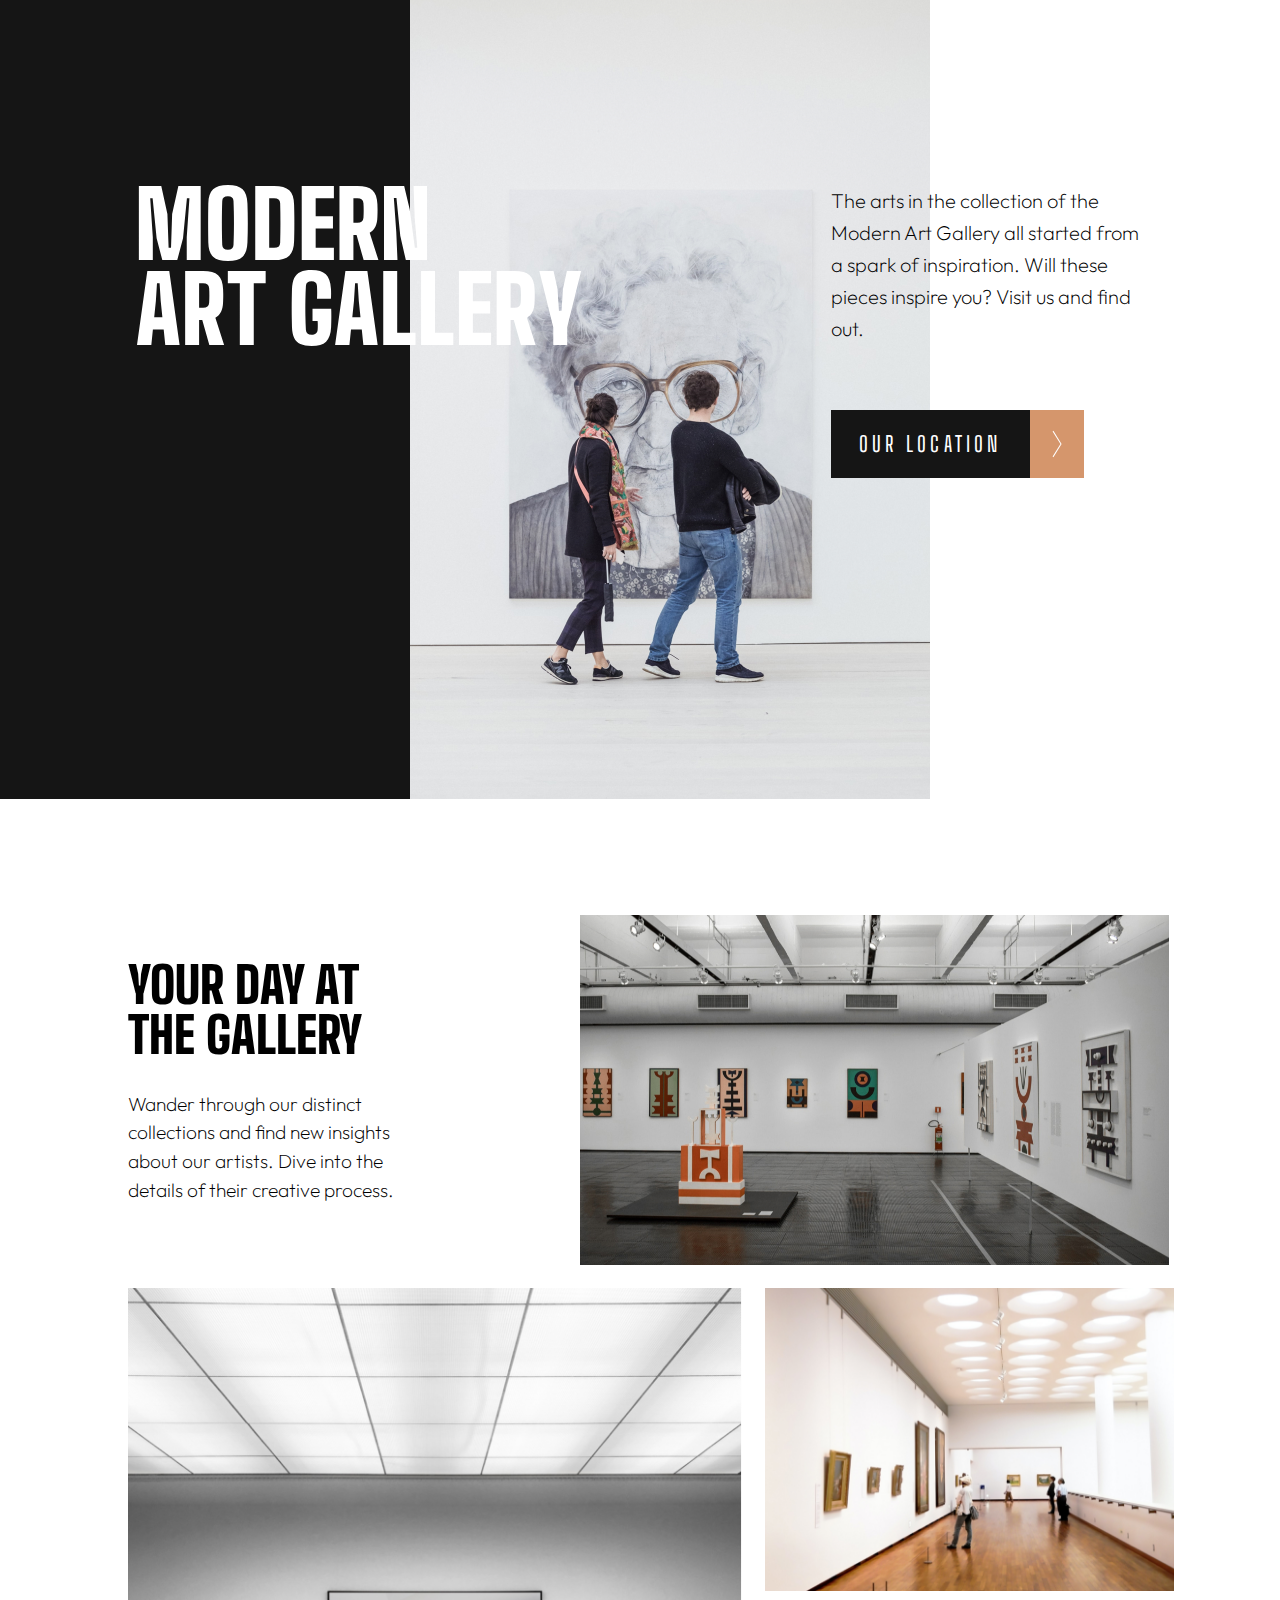
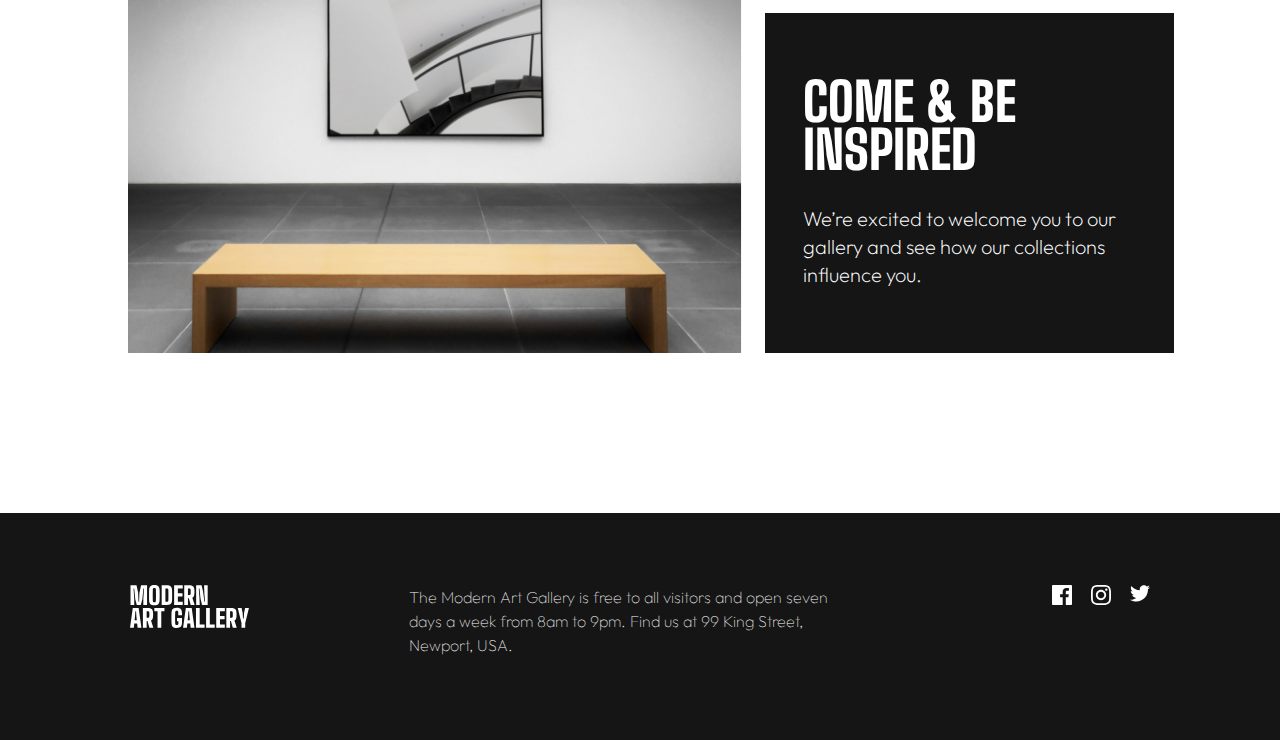
<file: index.html>
<!doctype html>
<html lang="en">
  <head>
    <meta charset="UTF-8" />
    
    <meta name="viewport" content="width=device-width, initial-scale=1.0" />
    <title>Modern Art Gallery</title>
    <link rel="preconnect" href="https://fonts.googleapis.com">
    <link rel="preconnect" href="https://fonts.gstatic.com" crossorigin>
    <link href="https://fonts.googleapis.com/css2?family=Big+Shoulders:opsz,wght@10..72,100..900&family=Outfit:wght@100..900&display=swap" rel="stylesheet">
    <script type="module" crossorigin src="./assets/main-Q0hOgisg.js"></script>
    <link rel="stylesheet" crossorigin href="./assets/main-OX4iAtVE.css">
  </head>
  <body>
    
      <header>
        <div class="decorative"></div>
        <div class="container1">
          <picture >
              <source class="logo" media="(min-width: 1240px)" srcset="./assets/art-gallery-logo-Ml9-K_Zg.svg">
              <img class="logo" src="./assets/art-gallery-logo-b-B-ybGS1N.svg" alt="Logo art gallery">
            </picture>
          <article>
            <p>
              The arts in the collection of the Modern Art Gallery all started from a spark of inspiration. Will these pieces inspire you? Visit us and find out.
            </p>
            <div class="btn_group" >
              <a class="btn" href="location.html">OUR LOCATION</a>
              <a href="location.html"><img class="btn__i" src="data:image/svg+xml,%3csvg%20width='10'%20height='26'%20viewBox='0%200%2010%2026'%20fill='none'%20xmlns='http://www.w3.org/2000/svg'%3e%3cpath%20id='Path%202'%20d='M1%201L9%2013L1%2025'%20stroke='white'/%3e%3c/svg%3e" alt=""></a>
            </div>
          </article>
        </div>
      </header>
    

    <div class="container2">
      <section class="hero">
        <div class="grid-row1">
          <article class="hero__item2">
            <h2> <span class="yd">YOUR DAY</span> AT <span class="tg">THE GALLERY</span> </h2>
            <p>Wander through our distinct collections and find new insights about our artists. Dive into the details of their creative process.</p>
          </article>
          <article class="hero__item1"><img width="400" src="./assets/hero-img1-p7s1LlFf.jpg" alt=""></article>
        </div>
        <div class="grid-row2">
          <article class="hero__item3"><img width="400" src="./assets/hero-img2-sI6aEut_.jpg" alt=""></article>
          <article class="hero__item4"><img width="400" src="./assets/hero-img3-DZPAo9Ij.jpg" alt=""></article>
          <article class="hero__item5">
            <h2>COME & BE INSPIRED</h2>
            <p>We’re excited to welcome you to our gallery and see how our collections<br> influence you.</p>
          </article>
        </div>
      </section>
    </div>

    <footer>
      <a class="logo" href="index.html"><img src="./assets/art-gallery-logo-Ml9-K_Zg.svg" alt=""></a>
      <p>
        The Modern Art Gallery is free to all visitors and open seven days a week from 8am to 9pm. Find us at 99 King Street, Newport, USA.
      </p>

      <nav>
        <ul>
          <li><a href=""><img src="data:image/svg+xml,%3csvg%20width='20'%20height='20'%20viewBox='0%200%2020%2020'%20fill='none'%20xmlns='http://www.w3.org/2000/svg'%3e%3cpath%20id='Path'%20d='M18.8958%200H1.10417C0.494167%200%200%200.494167%200%201.10417V18.8967C0%2019.5058%200.494167%2020%201.10417%2020H10.6833V12.255H8.07667V9.23667H10.6833V7.01083C10.6833%204.4275%2012.2608%203.02083%2014.5658%203.02083C15.67%203.02083%2016.6183%203.10333%2016.895%203.14V5.84L15.2967%205.84083C14.0433%205.84083%2013.8008%206.43667%2013.8008%207.31V9.2375H16.79L16.4008%2012.2558H13.8008V20H18.8975C19.5058%2020%2020%2019.5058%2020%2018.8958V1.10417C20%200.494167%2019.5058%200%2018.8958%200Z'%20fill='white'/%3e%3c/svg%3e" alt=""></a></li>
          <li><a href=""><img src="data:image/svg+xml,%3csvg%20width='20'%20height='20'%20viewBox='0%200%2020%2020'%20fill='none'%20xmlns='http://www.w3.org/2000/svg'%3e%3cpath%20id='Shape'%20fill-rule='evenodd'%20clip-rule='evenodd'%20d='M10%200C7.28417%200%206.94417%200.0116667%205.8775%200.06C2.24583%200.226667%200.2275%202.24167%200.0608333%205.87667C0.0116667%206.94417%200%207.28417%200%2010C0%2012.7158%200.0116667%2013.0567%200.06%2014.1233C0.226667%2017.755%202.24167%2019.7733%205.87667%2019.94C6.94417%2019.9883%207.28417%2020%2010%2020C12.7158%2020%2013.0567%2019.9883%2014.1233%2019.94C17.7517%2019.7733%2019.775%2017.7583%2019.9392%2014.1233C19.9883%2013.0567%2020%2012.7158%2020%2010C20%207.28417%2019.9883%206.94417%2019.94%205.8775C19.7767%202.24917%2017.7592%200.2275%2014.1242%200.0608333C13.0567%200.0116667%2012.7158%200%2010%200ZM10%201.8025C12.67%201.8025%2012.9867%201.8125%2014.0417%201.86083C16.7517%201.98417%2018.0175%203.27%2018.1408%205.96C18.1892%207.01417%2018.1983%207.33083%2018.1983%2010.0008C18.1983%2012.6717%2018.1883%2012.9875%2018.1408%2014.0417C18.0167%2016.7292%2016.7542%2018.0175%2014.0417%2018.1408C12.9867%2018.1892%2012.6717%2018.1992%2010%2018.1992C7.33%2018.1992%207.01333%2018.1892%205.95917%2018.1408C3.2425%2018.0167%201.98333%2016.725%201.86%2014.0408C1.81167%2012.9867%201.80167%2012.6708%201.80167%2010C1.80167%207.33%201.8125%207.01417%201.86%205.95917C1.98417%203.27%203.24667%201.98333%205.95917%201.86C7.01417%201.8125%207.33%201.8025%2010%201.8025ZM4.865%2010C4.865%207.16417%207.16417%204.865%2010%204.865C12.8358%204.865%2015.135%207.16417%2015.135%2010C15.135%2012.8367%2012.8358%2015.1358%2010%2015.1358C7.16417%2015.1358%204.865%2012.8358%204.865%2010ZM10%2013.3333C8.15917%2013.3333%206.66667%2011.8417%206.66667%2010C6.66667%208.15917%208.15917%206.66667%2010%206.66667C11.8408%206.66667%2013.3333%208.15917%2013.3333%2010C13.3333%2011.8417%2011.8408%2013.3333%2010%2013.3333ZM14.1375%204.6625C14.1375%204%2014.675%203.4625%2015.3383%203.4625C16.0008%203.4625%2016.5375%204%2016.5375%204.6625C16.5375%205.325%2016.0008%205.8625%2015.3383%205.8625C14.675%205.8625%2014.1375%205.325%2014.1375%204.6625Z'%20fill='white'/%3e%3c/svg%3e" alt=""></a></li>
          <li><a href=""><img src="data:image/svg+xml,%3csvg%20width='20'%20height='17'%20viewBox='0%200%2020%2017'%20fill='none'%20xmlns='http://www.w3.org/2000/svg'%3e%3cpath%20id='Path'%20d='M20%202.17215C19.2642%202.49882%2018.4733%202.71882%2017.6433%202.81799C18.4908%202.31049%2019.1417%201.50632%2019.4475%200.547986C18.655%201.01799%2017.7767%201.35965%2016.8417%201.54382C16.0942%200.746319%2015.0267%200.247986%2013.8467%200.247986C11.1975%200.247986%209.25083%202.71965%209.84917%205.28549C6.44%205.11465%203.41667%203.48132%201.3925%200.998819C0.3175%202.84299%200.835%205.25549%202.66167%206.47715C1.99%206.45549%201.35667%206.27132%200.804167%205.96382C0.759167%207.86465%202.12167%209.64299%204.095%2010.0388C3.5175%2010.1955%202.885%2010.2322%202.24167%2010.1088C2.76333%2011.7388%204.27833%2012.9247%206.075%2012.958C4.35%2014.3105%202.17667%2014.9147%200%2014.658C1.81583%2015.8222%203.97333%2016.5013%206.29%2016.5013C13.9083%2016.5013%2018.2125%2010.0672%2017.9525%204.29632C18.7542%203.71715%2019.45%202.99465%2020%202.17215Z'%20fill='white'/%3e%3c/svg%3e" alt=""></a></li>
        </ul>
      </nav>



    </footer>
    





  </body>
</html>
</file>
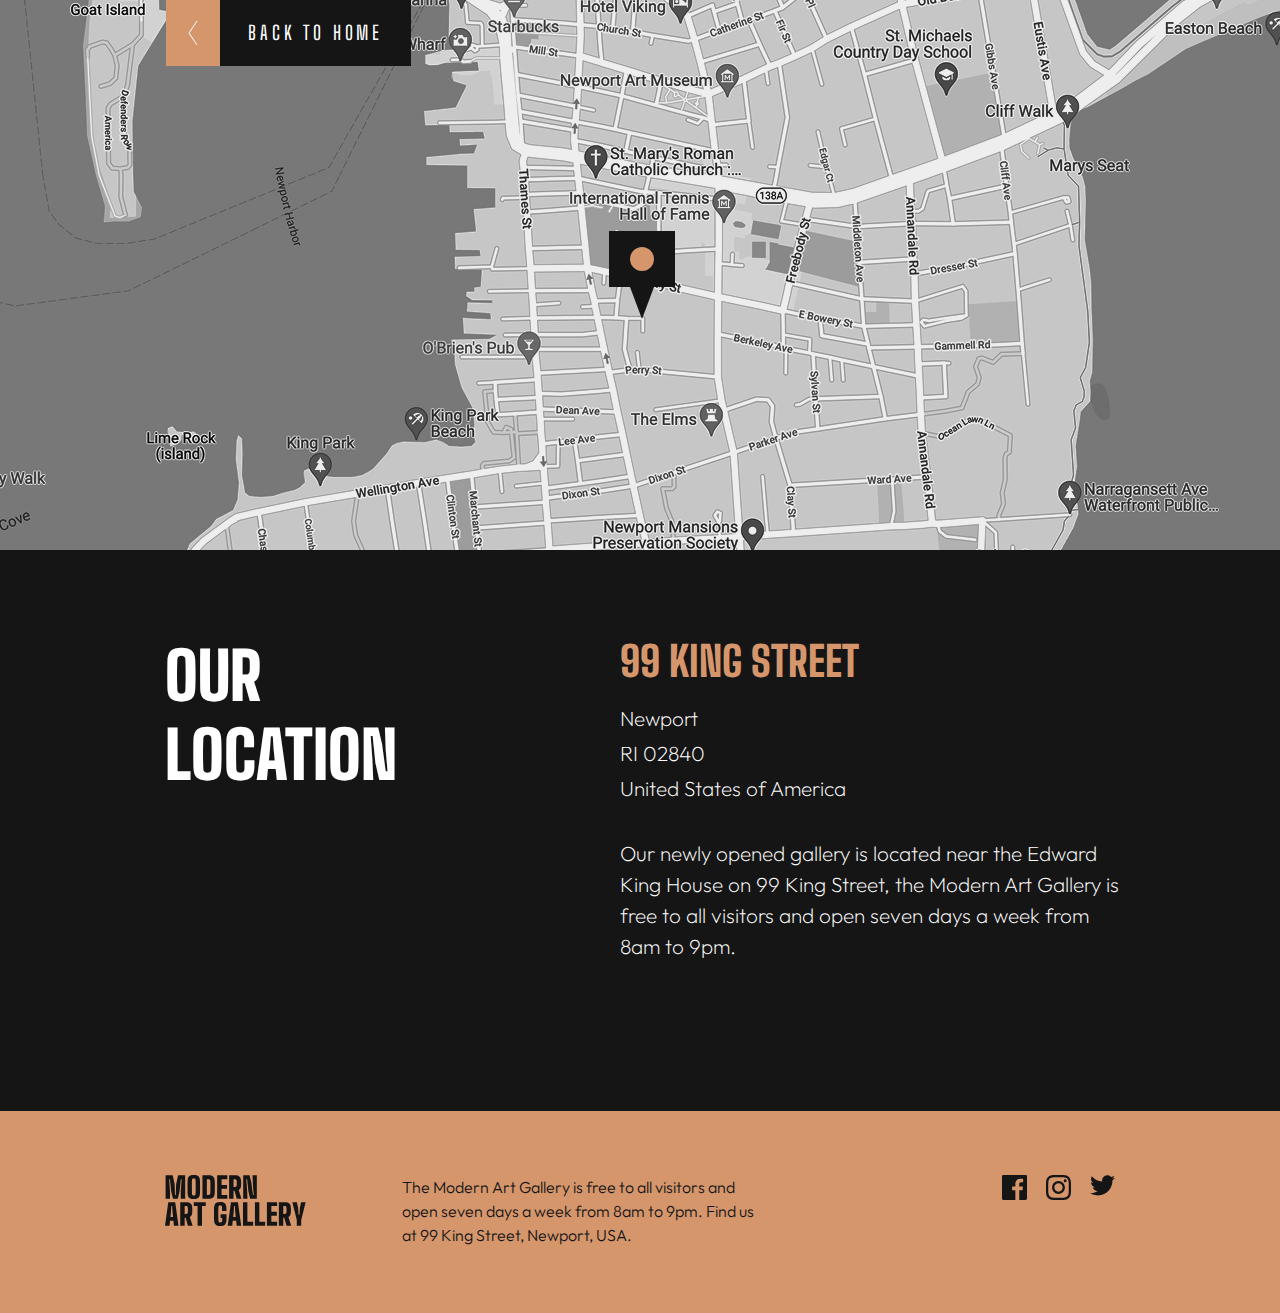
<file: location.html>
<!doctype html>
<html lang="en">
  <head>
    <meta charset="UTF-8" />
    
    <meta name="viewport" content="width=device-width, initial-scale=1.0" />
    <title>Modern Art Gallery</title>
    <link rel="preconnect" href="https://fonts.googleapis.com">
    <link rel="preconnect" href="https://fonts.gstatic.com" crossorigin>
    <link href="https://fonts.googleapis.com/css2?family=Big+Shoulders:opsz,wght@10..72,100..900&family=Outfit:wght@100..900&display=swap" rel="stylesheet">
    <script type="module" crossorigin src="./assets/main-Q0hOgisg.js"></script>
    <link rel="stylesheet" crossorigin href="./assets/main-OX4iAtVE.css">
  </head>
  <body>
    <div class="container3">
    <section class="map">
        <div><a href="index.html"><img class="btn__i" src="data:image/svg+xml,%3csvg%20width='10'%20height='26'%20viewBox='0%200%2010%2026'%20fill='none'%20xmlns='http://www.w3.org/2000/svg'%3e%3cpath%20d='M9%2025L1%2013L9%201'%20stroke='white'/%3e%3c/svg%3e" alt=""></a><a class="btn" href="index.html"> BACK TO HOME</a></div>
        <img class="map__point" src="data:image/svg+xml,%3csvg%20width='66'%20height='88'%20viewBox='0%200%2066%2088'%20fill='none'%20xmlns='http://www.w3.org/2000/svg'%3e%3cg%20id='Group%206'%3e%3cpath%20id='Combined%20Shape'%20fill-rule='evenodd'%20clip-rule='evenodd'%20d='M66%200H0V56H21L33%2088L45%2056H66V0Z'%20fill='%23151515'/%3e%3ccircle%20id='Oval'%20cx='33'%20cy='28'%20r='12'%20fill='%23D5966C'/%3e%3c/g%3e%3c/svg%3e" alt="">
    </section>
    <section class="descript">
        <h1>OUR LOCATION</h1>
        <article>
            <address>
                <h3>99 King Street</h3>
                <p>Newport</p>
                <p>RI 02840</p>
                <p>United States of America</p>
            </address>
            <p>
                Our newly opened gallery is located near the Edward King House on 99 King Street, the Modern Art Gallery is free to all visitors and open seven days a week from 8am to 9pm.
            </p>
        </article>
    </section>

    <footer class="orange">
      <div class="orange-container">
      <a class="logo" href="index.html"><img src="./assets/art-gallery-logo-b-B-ybGS1N.svg" alt=""></a>
      <p>
        The Modern Art Gallery is free to all visitors and open seven days a week from 8am to 9pm. Find us at 99 King Street, Newport, USA.
      </p>

      <nav>
        <ul>
          <li><a href=""><img src="data:image/svg+xml,%3csvg%20width='20'%20height='20'%20viewBox='0%200%2020%2020'%20fill='none'%20xmlns='http://www.w3.org/2000/svg'%3e%3cpath%20d='M18.8958%200H1.10417C0.494167%200%200%200.494167%200%201.10417V18.8967C0%2019.5058%200.494167%2020%201.10417%2020H10.6833V12.255H8.07667V9.23667H10.6833V7.01083C10.6833%204.4275%2012.2608%203.02083%2014.5658%203.02083C15.67%203.02083%2016.6183%203.10333%2016.895%203.14V5.84L15.2967%205.84083C14.0433%205.84083%2013.8008%206.43667%2013.8008%207.31V9.2375H16.79L16.4008%2012.2558H13.8008V20H18.8975C19.5058%2020%2020%2019.5058%2020%2018.8958V1.10417C20%200.494167%2019.5058%200%2018.8958%200Z'%20fill='%23151515'/%3e%3c/svg%3e" alt=""></a></li>
          <li><a href=""><img src="data:image/svg+xml,%3csvg%20width='20'%20height='20'%20viewBox='0%200%2020%2020'%20fill='none'%20xmlns='http://www.w3.org/2000/svg'%3e%3cpath%20fill-rule='evenodd'%20clip-rule='evenodd'%20d='M10%200C7.28417%200%206.94417%200.0116667%205.8775%200.06C2.24583%200.226667%200.2275%202.24167%200.0608333%205.87667C0.0116667%206.94417%200%207.28417%200%2010C0%2012.7158%200.0116667%2013.0567%200.06%2014.1233C0.226667%2017.755%202.24167%2019.7733%205.87667%2019.94C6.94417%2019.9883%207.28417%2020%2010%2020C12.7158%2020%2013.0567%2019.9883%2014.1233%2019.94C17.7517%2019.7733%2019.775%2017.7583%2019.9392%2014.1233C19.9883%2013.0567%2020%2012.7158%2020%2010C20%207.28417%2019.9883%206.94417%2019.94%205.8775C19.7767%202.24917%2017.7592%200.2275%2014.1242%200.0608333C13.0567%200.0116667%2012.7158%200%2010%200ZM10%201.8025C12.67%201.8025%2012.9867%201.8125%2014.0417%201.86083C16.7517%201.98417%2018.0175%203.27%2018.1408%205.96C18.1892%207.01417%2018.1983%207.33083%2018.1983%2010.0008C18.1983%2012.6717%2018.1883%2012.9875%2018.1408%2014.0417C18.0167%2016.7292%2016.7542%2018.0175%2014.0417%2018.1408C12.9867%2018.1892%2012.6717%2018.1992%2010%2018.1992C7.33%2018.1992%207.01333%2018.1892%205.95917%2018.1408C3.2425%2018.0167%201.98333%2016.725%201.86%2014.0408C1.81167%2012.9867%201.80167%2012.6708%201.80167%2010C1.80167%207.33%201.8125%207.01417%201.86%205.95917C1.98417%203.27%203.24667%201.98333%205.95917%201.86C7.01417%201.8125%207.33%201.8025%2010%201.8025ZM4.865%2010C4.865%207.16417%207.16417%204.865%2010%204.865C12.8358%204.865%2015.135%207.16417%2015.135%2010C15.135%2012.8367%2012.8358%2015.1358%2010%2015.1358C7.16417%2015.1358%204.865%2012.8358%204.865%2010ZM10%2013.3333C8.15917%2013.3333%206.66667%2011.8417%206.66667%2010C6.66667%208.15917%208.15917%206.66667%2010%206.66667C11.8408%206.66667%2013.3333%208.15917%2013.3333%2010C13.3333%2011.8417%2011.8408%2013.3333%2010%2013.3333ZM14.1375%204.6625C14.1375%204%2014.675%203.4625%2015.3383%203.4625C16.0008%203.4625%2016.5375%204%2016.5375%204.6625C16.5375%205.325%2016.0008%205.8625%2015.3383%205.8625C14.675%205.8625%2014.1375%205.325%2014.1375%204.6625Z'%20fill='%23151515'/%3e%3c/svg%3e" alt=""></a></li>
          <li><a href=""><img src="data:image/svg+xml,%3csvg%20width='20'%20height='17'%20viewBox='0%200%2020%2017'%20fill='none'%20xmlns='http://www.w3.org/2000/svg'%3e%3cpath%20d='M20%202.17221C19.2642%202.49888%2018.4733%202.71888%2017.6433%202.81805C18.4908%202.31055%2019.1417%201.50638%2019.4475%200.548047C18.655%201.01805%2017.7767%201.35971%2016.8417%201.54388C16.0942%200.74638%2015.0267%200.248047%2013.8467%200.248047C11.1975%200.248047%209.25083%202.71971%209.84917%205.28555C6.44%205.11471%203.41667%203.48138%201.3925%200.99888C0.3175%202.84305%200.835%205.25555%202.66167%206.47721C1.99%206.45555%201.35667%206.27138%200.804167%205.96388C0.759167%207.86471%202.12167%209.64305%204.095%2010.0389C3.5175%2010.1955%202.885%2010.2322%202.24167%2010.1089C2.76333%2011.7389%204.27833%2012.9247%206.075%2012.958C4.35%2014.3105%202.17667%2014.9147%200%2014.658C1.81583%2015.8222%203.97333%2016.5014%206.29%2016.5014C13.9083%2016.5014%2018.2125%2010.0672%2017.9525%204.29638C18.7542%203.71721%2019.45%202.99471%2020%202.17221Z'%20fill='%23151515'/%3e%3c/svg%3e" alt=""></a></li>
        </ul>
      </nav>

      </div>

    </footer>
    </div>

  </body>
</html>
</file>
<file: assets/main-OX4iAtVE.css>
*{box-sizing:border-box}html{font-size:16px;scroll-behavior:smooth}ul{list-style:none}a{text-decoration:none}html,body{overflow-x:hidden}body{margin:0;width:100%;font-family:Outfit}.container1{width:375px;margin-left:auto;margin-right:auto;overflow:hidden;padding:1em}@media (min-width: 768px){.container1{padding:1em}}.container2{width:375px;margin-left:auto;margin-right:auto;overflow:hidden;padding:1em}@media (min-width: 768px){.container2{margin-top:300px;width:740px;padding:2em;overflow:hidden;margin-left:auto;margin-right:auto}}h1,h2,h3,h4,h5,h6{margin:0;font-weight:400}p{margin:0 0 1em}footer{padding:3em 2em;background-color:#151515}@media (min-width: 768px){footer{display:flex;justify-content:space-between}}@media (min-width: 1240px){footer{display:flex;justify-content:space-between;padding:4.5em 130px}}footer a.logo img{width:120px;margin-bottom:2.2em}footer p{color:#fff;font-family:Outfit;font-weight:100;font-size:1em;line-height:1.5em}@media (min-width: 768px){footer p{width:300px;margin-right:4em}}@media (min-width: 1240px){footer p{width:420px;margin-right:4em;margin-bottom:0}}footer nav ul{padding:0;margin:0;list-style:none;display:flex;align-items:center;gap:1.2em}@media (min-width: 768px){footer nav ul{align-items:start}}footer.orange{padding:3em 2em;background-color:#d5966c}@media (min-width: 1240px){footer.orange{display:flex;padding-left:165px;padding-right:165px;padding-top:4em}}footer.orange a.logo img{width:120px;margin-bottom:2.2em}@media (min-width: 768px){footer.orange a.logo img{margin-right:4em;width:14vw}}@media (min-width: 1240px){footer.orange a.logo img{margin-right:6em;width:11vw}}footer.orange p{color:#151515;font-family:Outfit;font-weight:300;font-size:1em;line-height:1.5em;margin-bottom:1.8em}@media (min-width: 768px){footer.orange p{width:34vw;margin:0}}@media (min-width: 1240px){footer.orange p{width:28vw;margin:0}}footer.orange nav ul{padding:0;margin:0;list-style:none;display:flex;align-items:center;gap:1.2em}@media (min-width: 768px){footer.orange nav ul{align-items:start}}footer.orange nav ul li img{width:25px}@media (min-width: 768px){footer.orange .orange-container{display:flex;padding:16px;width:100%}}@media (min-width: 1240px){footer.orange .orange-container{padding:0}}@media (min-width: 768px){footer.orange .orange-container nav{margin-left:auto}}@media (min-width: 1240px){footer.orange .orange-container nav{margin-left:auto}}header .decorative{background-image:url(./old-woman-0lSotlZY.jpg);background-size:400px;width:100%;height:250px;background-position:center 50%;margin-bottom:2.2em;background-repeat:no-repeat;margin-top:32px}@media (min-width: 768px){header .decorative{position:absolute;background-size:76%;background-position:left 0%;height:150%;width:80%;z-index:-1;margin-top:0}}@media (min-width: 1240px){header .decorative{height:799px;background-position:80.66% 50%;margin-bottom:2.2em;background-size:540px auto;z-index:1}header .decorative:before{content:"";width:32vw;min-height:799px;background-color:#151515;position:absolute;z-index:-2}}@media (min-width: 768px){header .container1{position:relative;top:130px;left:195px}}@media (min-width: 1240px){header .container1{display:flex;padding:55px 0 0;margin:0 0 430px;overflow:visible;gap:246px;left:10.7%;width:100%;z-index:2}header .container1 article{width:340px;font-size:1.1em}}header .logo{width:312px;margin-bottom:2.4em}@media (min-width: 768px){header .logo{margin-bottom:3.2em}}@media (min-width: 1240px){header .logo{width:35vw}}header p{font-family:Outfit;font-size:1.23em;font-weight:200;line-height:1.6em;margin-bottom:1.5em}@media (min-width: 768px){header p{margin-bottom:3.2em;font-size:1.14em}}@media (min-width: 1240px){header p{margin-bottom:64px;width:320px}}header .btn_group{display:flex;align-items:stretch;margin-bottom:6em}header .btn_group a{display:flex;white-space:nowrap}header .btn_group .btn{background-color:#151515;color:#fff;padding:21px 28px;font-family:Big Shoulders;font-size:1.2em;letter-spacing:.2em}header .btn_group .btn__i{background-color:#d5966c;padding:20px 22px}.map{background-image:url(./map-0Wm1-l5f.png);height:550px;background-position:center 50%;position:relative}.map div{display:flex;align-items:stretch}@media (min-width: 768px){.map div{margin-left:3em}}@media (min-width: 1240px){.map div{padding-left:166px;margin:0}}.map div a{display:flex}.map div .btn{background-color:#151515;color:#fff;padding:21px 28px;font-family:Big Shoulders;font-size:1.2em;letter-spacing:.2em}.map div .btn__i{background-color:#d5966c;padding:20px 22px}.map .map__point{position:relative;top:30%;left:42%}@media (min-width: 768px){.map .map__point{position:relative;top:30%;left:46.3%}}@media (min-width: 1240px){.map .map__point{position:relative;top:30%;left:47.6%}}@media (min-width: 1240px){.container2{margin-right:auto;width:85%}}.hero{display:flex;flex-direction:column;gap:1.4em;margin-bottom:8em}.hero .grid-row1{display:flex;flex-direction:column;gap:1em}@media (min-width: 768px){.hero .grid-row1{display:grid;grid-template-columns:45% 55%;gap:.6em;margin-bottom:-5px}}@media (min-width: 1240px){.hero .grid-row1{display:grid;grid-template-columns:42% 68%;gap:1.4em;margin-bottom:0;height:350px;width:100%}}.hero .grid-row2{display:flex;flex-direction:column;gap:1em}@media (min-width: 768px){.hero .grid-row2{display:grid;grid-template-columns:60% 40%;gap:.6em}}@media (min-width: 1240px){.hero .grid-row2{display:grid;grid-template-columns:60% 40%;gap:1.4em}}.hero .hero__item1{order:-1;overflow:hidden}@media (min-width: 768px){.hero .hero__item1{overflow:hidden}}@media (min-width: 1240px){.hero .hero__item1{flex:1;width:46vw}}.hero .hero__item1 img{width:550px;object-position:-75px}@media (min-width: 768px){.hero .hero__item1 img{object-fit:cover;height:100%}}@media (min-width: 1240px){.hero .hero__item1 img{object-fit:cover;width:53vw;height:100%}}.hero .hero__item2{padding-top:1.3em;padding-right:0;padding-bottom:1em}@media (min-width: 768px){.hero .hero__item2{order:-1;padding-right:2.2em}}@media (min-width: 1240px){.hero .hero__item2{padding-right:6.7em;align-content:center;padding-top:0}}.hero .hero__item2 h2{font-family:Big Shoulders;font-size:50px;font-weight:900;margin-bottom:.3em;line-height:50px}.hero .hero__item2 h2 span.yd{display:block}@media (min-width: 1240px){.hero .hero__item2 h2{padding-right:10px;margin-bottom:.6em}.hero .hero__item2 h2 span.tg{display:block}.hero .hero__item2 h2 span.yd{display:inline}}.hero .hero__item2 p{font-family:Outfit;font-size:18px;font-weight:200;line-height:1.5em;margin-bottom:0}@media (min-width: 768px){.hero .hero__item2 p{width:235px}}@media (min-width: 1240px){.hero .hero__item2 p{width:290px;font-size:1.2em;line-height:1.5em}}@media (min-width: 1240px){.hero .hero__item2{width:400px}}.hero .hero__item3{overflow:hidden;height:480px}@media (min-width: 768px){.hero .hero__item3{grid-row:span 2;height:auto}}@media (min-width: 1240px){.hero .hero__item3{grid-row:span 2;margin-right:0;height:auto}}.hero .hero__item3 img{width:100%;height:100%;object-fit:cover;object-position:top;display:block}@media (min-width: 768px){.hero .hero__item3 img{object-fit:cover;height:100%;width:398px}}@media (min-width: 1240px){.hero .hero__item3 img{object-fit:cover;height:52vw;width:100%}}.hero .hero__item4 img{height:220px;width:100%;object-fit:cover}@media (min-width: 768px){.hero .hero__item4 img{object-fit:cover;height:313px;width:100%}}@media (min-width: 1240px){.hero .hero__item4 img{object-fit:cover;height:100%;width:100%}}.hero .hero__item5{background-color:#151515;padding:3em 1.5em 2.4em}@media (min-width: 768px){.hero .hero__item5{height:396px;padding-top:4em;padding-right:2em;align-content:center}}@media (min-width: 1240px){.hero .hero__item5{height:100%;padding-top:3.7em;padding-right:2em;padding-left:2.4em}}.hero .hero__item5 h2{font-family:Big Shoulders;font-size:53px;font-weight:800;margin-bottom:.6em;color:#fff;line-height:.9em}.hero .hero__item5 p{font-family:Outfit;font-size:1.15em;font-weight:200;line-height:1.4em;color:#fff}@media (min-width: 1240px){.hero .hero__item5 p{font-size:1.25em}}.descript{background-color:#151515;padding:2em 1.2em;font-size:1.08em}@media (min-width: 768px){.descript{display:flex;padding:4em 3em 3em}}@media (min-width: 1240px){.descript{display:flex;padding:5em 165px}}.descript h1{color:#fff;font-family:Big Shoulders;font-size:3em;font-weight:800;margin-bottom:.8em}@media (min-width: 768px){.descript h1{margin-right:2em}}@media (min-width: 1240px){.descript h1{margin-right:3.4em;font-size:3.8em;font-weight:900}}@media (min-width: 1240px){.descript article{padding-right:1em;font-size:1.2em}}.descript address{color:#fff;font-style:normal;margin-bottom:2em}@media (min-width: 1240px){.descript address{margin-bottom:1.6em}}.descript address h3{color:#d5966c;font-size:2em;font-weight:800;text-transform:uppercase;margin-bottom:.4em;font-family:Big Shoulders}.descript address p{font-size:1em;font-weight:200;margin-bottom:.2em}.descript p{color:#fff;font-size:1em;font-weight:200;margin-bottom:.2em;line-height:1.5em}@media (min-width: 768px){.descript p{margin-bottom:3em;margin-right:0}}@media (min-width: 1240px){.descript p{width:510px}}nav{display:flex;gap:1em}
</file>
